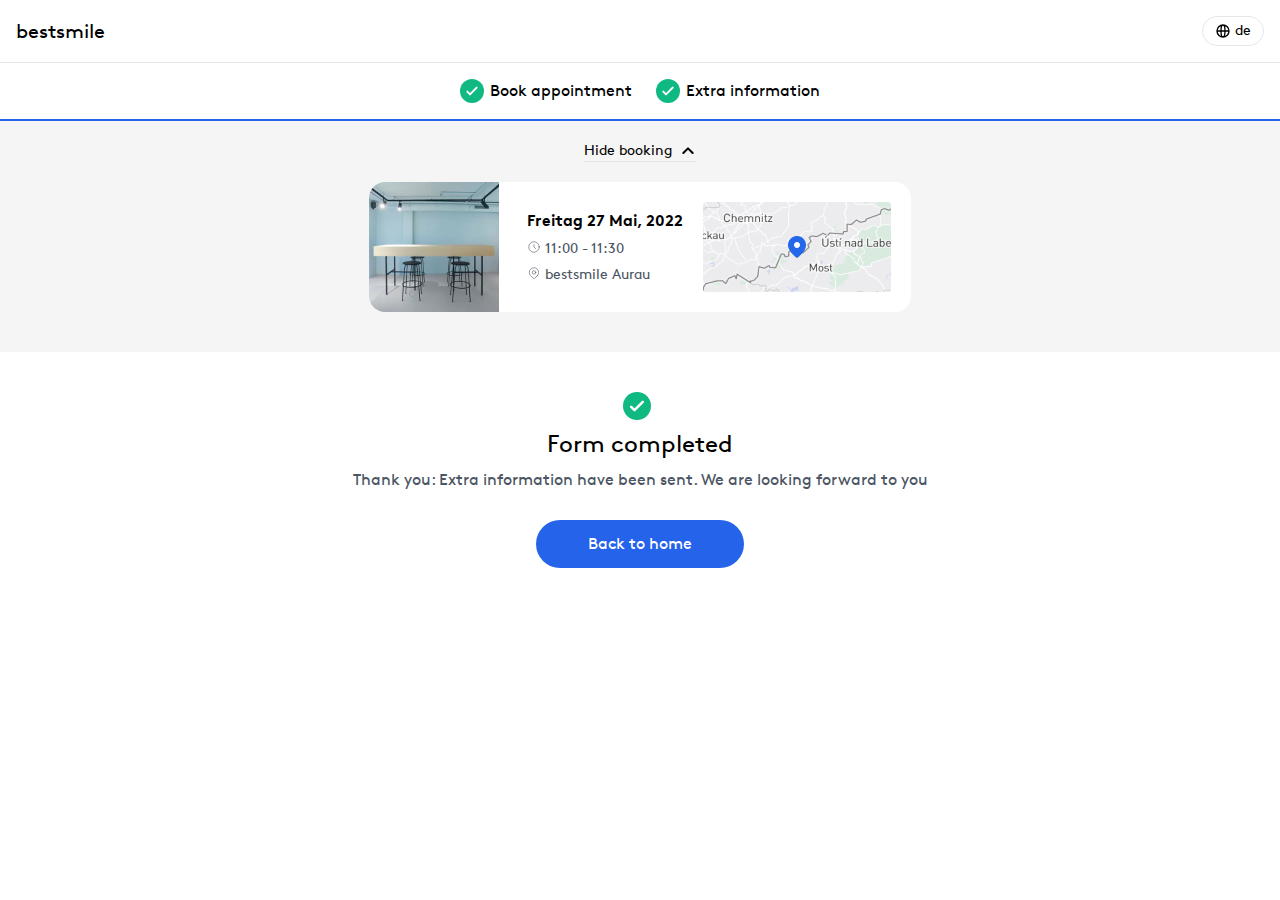
<file: Complete.html>
<!doctype html>
<html lang="bn">
    <!--====================head====================-->
    <head>
        <meta name="description" content="Ludwig Royal Home">
        <meta charset="UTF-8">
        <meta name="viewport" content="width=device-width, initial-scale=1.0">
        <meta name="theme-color" content="#4285f4">
        <meta property="og:image" content="images/logo/LUDWIG_ROYAL_Logo_schwarz.svg">
        <meta property="og:image:type" content="image/jpg">
        <meta property="og:image:width" content="1024">
        <meta property="og:image:height" content="729">

        <link rel="shortcut icon" href="images/logo/LUDWIG_ROYAL_Logo_schwarz.svg" type="image/x-icon">
        <link rel="icon" href="images/logo/LUDWIG_ROYAL_Logo_schwarz.svg" type="image/x-icon">
        <!--------->
        <title>Booking-Form-Step-Complete || BestSmile</title>

        <!----Tailwind CSS----->
        <link rel="stylesheet" href="output/tailwind.css">
    </head>
    <!--====================body====================-->
    <body class="min-h-screen">
        <!-- ==========header========== -->
        <header class=" border-b-2 relative">
            <!--====1st====-->
            <div class=" flex items-center justify-between p-4 sm:border-b">
                <!--========-->
                <div>
                    <!--========-->
                    <a class=" text-xl" href="/">bestsmile</a>
                </div>
                <!--========-->
                <button class=" outline-none text-sm flex items-center rounded-full py-1.5 px-3 border leading-none">
                    <!--========-->
                    <svg xmlns="http://www.w3.org/2000/svg" class="h-4 w-4 mr-1" fill="none" viewBox="0 0 24 24" stroke="currentColor"
                        stroke-width="2">
                        <path stroke-linecap="round" stroke-linejoin="round"
                            d="M21 12a9 9 0 01-9 9m9-9a9 9 0 00-9-9m9 9H3m9 9a9 9 0 01-9-9m9 9c1.657 0 3-4.03 3-9s-1.343-9-3-9m0 18c-1.657 0-3-4.03-3-9s1.343-9 3-9m-9 9a9 9 0 019-9" />
                    </svg>
                    <!--========-->
                    <span>de</span>
                </button>
            </div>
            <!--====2nd====-->
            <div class="sm:flex items-center justify-center gap-6 p-4 leading-none hidden">
                <!--========-->
                <div class=" flex items-center">
                    <!--========-->
                    <span class="h-6 w-6 rounded-full flex items-center justify-center bg-emerald-500 text-white mr-1.5">
                        <!--========-->
                        <svg xmlns="http://www.w3.org/2000/svg" class="h-4 w-4" fill="none" viewBox="0 0 24 24" stroke="currentColor"
                            stroke-width="3">
                            <path stroke-linecap="round" stroke-linejoin="round" d="M5 13l4 4L19 7" />
                        </svg>
                    </span>
                    <!--========-->
                    <span>Book appointment</span>
                </div>
                <!--========-->
                <div class=" flex items-center">
                    <!--========-->
                    <span class="h-6 w-6 rounded-full flex items-center justify-center bg-emerald-500 text-white mr-1.5">
                        <!--========-->
                        <svg xmlns="http://www.w3.org/2000/svg" class="h-4 w-4" fill="none" viewBox="0 0 24 24" stroke="currentColor"
                            stroke-width="3">
                            <path stroke-linecap="round" stroke-linejoin="round" d="M5 13l4 4L19 7" />
                        </svg>
                    </span>
                    <!--========-->
                    <span>Extra information</span>
                </div>
            </div>
            <!--====bottom border====-->
            <div class=" h-0.5 w-full absolute left-0 top-full bg-blue-600"></div>
        </header>
        <!--====================main====================-->
        <main>
            <!-- ==========section 001========== -->
            <section >
                <!--========-->
                <div class="bg-neutral-100">
                    <!--========-->
                    <div class="max-w-screen-sm mx-auto px-4 sm:px-0 pt-5">
                        <!--========-->
                        <div class=" flex flex-col items-center">
                            <!--========-->
                            <button class="text-sm flex items-center text-black border-b mb-5">
                                <!--========-->
                                <p class="mr-2">Hide booking</p>
                                <!--========-->
                                <svg xmlns="http://www.w3.org/2000/svg" class="h-4 w-4" fill="none" viewBox="0 0 24 24" stroke="currentColor"
                                    stroke-width="3">
                                    <path stroke-linecap="round" stroke-linejoin="round" d="M5 15l7-7 7 7" />
                                </svg>
                            </button>
                            <!--========-->
                            <div class=" flex items-center justify-between bg-white rounded-2xl mb-10">
                                <!--========-->
                                <div class="flex items-center justify-between h-full">
                                    <!--========-->
                                    <img class="h-full rounded-l-2xl sm:mr-7 mr-3" src="images/Booking-Form/1.jpg" alt="//">
                                    <!--========-->
                                    <ul class=" space-y-1.5 whitespace-nowrap">
                                        <!--========-->
                                        <li class=" font-bold sm:text-base text-sm">Freitag 27 Mai, 2022</li>
                                        <!--========-->
                                        <li class="text-sm text-gray-600 flex items-center">
                                            <!--========-->
                                            <svg xmlns="http://www.w3.org/2000/svg" class="h-3.5 w-3.5 mr-1 mb-1" fill="none" viewBox="0 0 24 24"
                                                stroke="currentColor" stroke-width="1">
                                                <path stroke-linecap="round" stroke-linejoin="round"
                                                    d="M12 8v4l3 3m6-3a9 9 0 11-18 0 9 9 0 0118 0z" />
                                            </svg>
                                            <!--========-->
                                            <span>11:00 - 11:30</span>
                                        </li>
                                        <!--========-->
                                        <li class="text-sm text-gray-600 flex items-center">
                                            <!--========-->
                                            <svg xmlns="http://www.w3.org/2000/svg" class="h-3.5 w-3.5 mr-1 mb-1" fill="none" viewBox="0 0 24 24"
                                                stroke="currentColor" stroke-width="1">
                                                <path stroke-linecap="round" stroke-linejoin="round"
                                                    d="M17.657 16.657L13.414 20.9a1.998 1.998 0 01-2.827 0l-4.244-4.243a8 8 0 1111.314 0z" />
                                                <path stroke-linecap="round" stroke-linejoin="round" d="M15 11a3 3 0 11-6 0 3 3 0 016 0z" />
                                            </svg>
                                            <!--========-->
                                            <span>bestsmile Aurau</span>
                                        </li>
                                    </ul>
                                </div>
                                <!--========-->
                                <div class="sm:p-5 p-3">
                                    <!--====map====-->
                                    <img class="sm:h-full sm:w-full w-16 h-16" src="images/Booking-Form/2.jpg" alt="//">
                                </div>
                            </div>
                        </div>
                    </div>
                </div>
                <!--========-->
                <div class="max-w-screen-sm mx-auto px-4 sm:px-0 py-10">
                    <!--========-->
                    <div class=" flex flex-col items-center space-y-2">
                        <!--========-->
                        <span class="h-7 w-7 rounded-full flex items-center justify-center bg-emerald-500 text-white mr-1.5">
                            <!--========-->
                            <svg xmlns="http://www.w3.org/2000/svg" class="h-5 w-5" fill="none" viewBox="0 0 24 24" stroke="currentColor"
                                stroke-width="3">
                                <path stroke-linecap="round" stroke-linejoin="round" d="M5 13l4 4L19 7" />
                            </svg>
                        </span>
                        <!--========-->
                        <h1 class=" text-2xl">Form completed</h1>
                        <!--========-->
                        <p class="sm:text-base text-sm text-gray-600 pb-5 text-center">Thank you: Extra information have been sent. We are looking forward to you</p>
                        <!--====button====-->
                        <div class=" flex justify-center w-full absolute sm:static bottom-0 left-0 right-0 p-5 sm:p-0">
                            <!--========-->
                            <button class="outline-none h-12 sm:w-52 w-full rounded-full bg-blue-600 text-white hover:text-black hover:bg-transparent hover:border-blue-600 border-2 border-transparent duration-300">Back to home</button>
                        </div>
                    </div>
                </div>
            </section>
        </main>
        <!--====================footer====================-->
        <footer>
            <!--========-->
        </footer>
    </body>
</html>
</file>
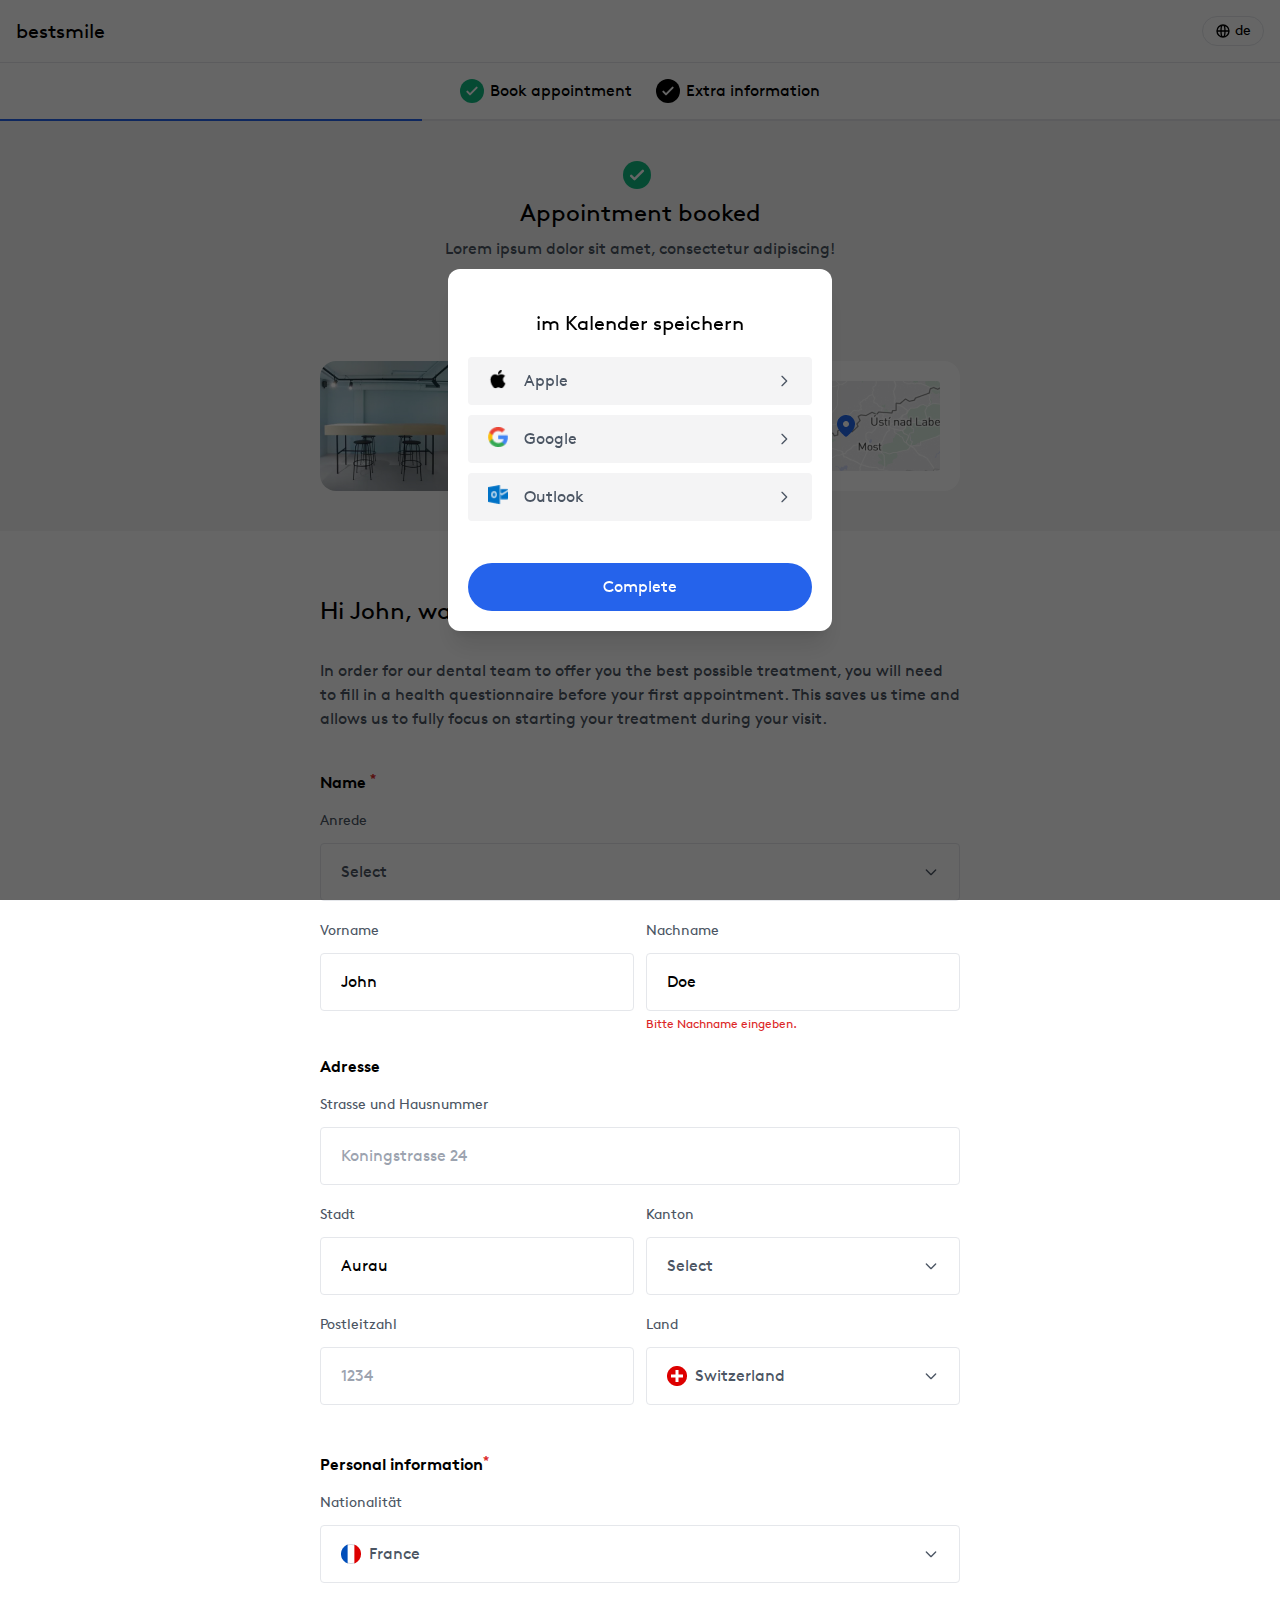
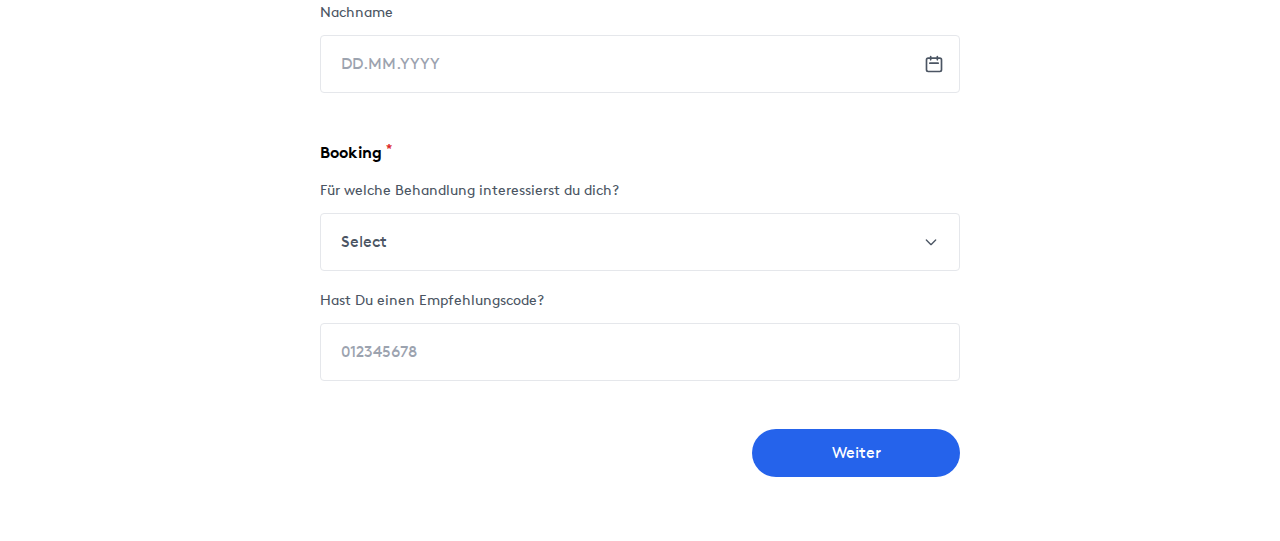
<file: popup.html>
<!doctype html>
<html lang="bn">
    <!--====================head====================-->
    <head>
        <meta name="description" content="Ludwig Royal Home">
        <meta charset="UTF-8">
        <meta name="viewport" content="width=device-width, initial-scale=1.0">
        <meta name="theme-color" content="#4285f4">
        <meta property="og:image" content="images/logo/LUDWIG_ROYAL_Logo_schwarz.svg">
        <meta property="og:image:type" content="image/jpg">
        <meta property="og:image:width" content="1024">
        <meta property="og:image:height" content="729">

        <link rel="shortcut icon" href="images/logo/LUDWIG_ROYAL_Logo_schwarz.svg" type="image/x-icon">
        <link rel="icon" href="images/logo/LUDWIG_ROYAL_Logo_schwarz.svg" type="image/x-icon">
        <!--------->
        <title>Booking-Form-Step-1 || BestSmile</title>

        <!----Tailwind CSS----->
        <link rel="stylesheet" href="output/tailwind.css">
    </head>
    <!--====================body====================-->
    <body>
        <!-- ==========header========== -->
        <header class=" border-b-[2px] relative">
            <!--====1st====-->
            <div class=" flex items-center justify-between p-[16px] sm:border-b">
                <!--========-->
                <div>
                    <!--========-->
                    <a class=" text-xl" href="/">bestsmile</a>
                </div>
                <!--========-->
                <button class=" outline-none text-sm flex items-center rounded-full py-[6px] px-[12px] border leading-none">
                    <!--========-->
                    <svg xmlns="http://www.w3.org/2000/svg" class="h-[16px] w-[16px] mr-[4px]" fill="none" viewBox="0 0 24 24"
                        stroke="currentColor" stroke-width="2">
                        <path stroke-linecap="round" stroke-linejoin="round"
                            d="M21 12a9 9 0 01-9 9m9-9a9 9 0 00-9-9m9 9H3m9 9a9 9 0 01-9-9m9 9c1.657 0 3-4.03 3-9s-1.343-9-3-9m0 18c-1.657 0-3-4.03-3-9s1.343-9 3-9m-9 9a9 9 0 019-9" />
                    </svg>
                    <!--========-->
                    <span>de</span>
                </button>
            </div>
            <!--====2nd====-->
            <div class="sm:flex items-center justify-center gap-[24px] p-[16px] leading-none hidden">
                <!--========-->
                <div class=" flex items-center">
                    <!--========-->
                    <span
                        class="h-[24px] w-[24px] rounded-full flex items-center justify-center bg-emerald-500 text-white mr-[6px]">
                        <!--========-->
                        <svg xmlns="http://www.w3.org/2000/svg" class="h-[16px] w-[16px]" fill="none" viewBox="0 0 24 24"
                            stroke="currentColor" stroke-width="3">
                            <path stroke-linecap="round" stroke-linejoin="round" d="M5 13l4 4L19 7" />
                        </svg>
                    </span>
                    <!--========-->
                    <span>Book appointment</span>
                </div>
                <!--========-->
                <div class=" flex items-center">
                    <!--========-->
                    <span class="h-[24px] w-[24px] rounded-full flex items-center justify-center bg-black text-white mr-[6px]">
                        <!--========-->
                        <svg xmlns="http://www.w3.org/2000/svg" class="h-[16px] w-[16px]" fill="none" viewBox="0 0 24 24"
                            stroke="currentColor" stroke-width="3">
                            <path stroke-linecap="round" stroke-linejoin="round" d="M5 13l4 4L19 7" />
                        </svg>
                    </span>
                    <!--========-->
                    <span>Extra information</span>
                </div>
            </div>
            <!--====bottom border====-->
            <div class=" h-[2px] w-[33%] absolute left-0 top-full bg-blue-600"></div>
        </header>
        <!--====================main====================-->
        <main>
            <!-- ==========Popup Calender========== -->
            <div class=" fixed inset-0 bg-black bg-opacity-60 overflow-hidden z-50 flex items-center justify-center">
                <!--========-->
                <div class=" p-[20px] bg-white shadow-xl rounded-xl w-96">
                    <!--========-->
                    <h1 class=" text-xl my-[20px] text-center">im Kalender speichern</h1>
                    <!--========-->
                    <button class=" flex items-center justify-between h-[48px] w-full rounded bg-zinc-100 text-gray-600 p-[20px] mb-[10px]">
                        <!--========-->
                        <div class=" flex items-center justify-between">
                            <!--========-->
                            <img class="mr-[16px] w-[20px] h-[20px] mb-[4px]" src="images/Booking-Form/apple.png" alt="//">
                            <!--========-->
                            <span>Apple</span>
                        </div>
                        <!--========-->
                        <svg xmlns="http://www.w3.org/2000/svg" class="h-[16px] w-[16px]" fill="none" viewBox="0 0 24 24" stroke="currentColor"
                            stroke-width="2">
                            <path stroke-linecap="round" stroke-linejoin="round" d="M9 5l7 7-7 7" />
                        </svg>
                    </button>
                    <!--========-->
                    <button class=" flex items-center justify-between h-[48px] w-full rounded bg-zinc-100 text-gray-600 p-[20px] mb-[10px]">
                        <!--========-->
                        <div class=" flex items-center justify-between">
                            <!--========-->
                            <img class="mr-[16px] w-[20px] h-[20px] mb-[4px]" src="images/Booking-Form/google.png" alt="//">
                            <!--========-->
                            <span>Google</span>
                        </div>
                        <!--========-->
                        <svg xmlns="http://www.w3.org/2000/svg" class="h-[16px] w-[16px]" fill="none" viewBox="0 0 24 24" stroke="currentColor"
                            stroke-width="2">
                            <path stroke-linecap="round" stroke-linejoin="round" d="M9 5l7 7-7 7" />
                        </svg>
                    </button>
                    <!--========-->
                    <button class=" flex items-center justify-between h-[48px] w-full rounded bg-zinc-100 text-gray-600 p-[20px] mb-[10px]">
                        <!--========-->
                        <div class=" flex items-center justify-between">
                            <!--========-->
                            <img class="mr-[16px] w-[20px] h-[20px] mb-[4px]" src="images/Booking-Form/outlook.png" alt="//">
                            <!--========-->
                            <span>Outlook</span>
                        </div>
                        <!--========-->
                        <svg xmlns="http://www.w3.org/2000/svg" class="h-[16px] w-[16px]" fill="none" viewBox="0 0 24 24" stroke="currentColor"
                            stroke-width="2">
                            <path stroke-linecap="round" stroke-linejoin="round" d="M9 5l7 7-7 7" />
                        </svg>
                    </button>
                    <!--====Weiter====-->
                    <button class="outline-none mt-[32px] h-[48px] w-full rounded-full bg-blue-600 text-white hover:text-black hover:bg-transparent hover:border-blue-600 border-[2px] border-transparent duration-300">Complete</button>
                </div>
            </div>
            <!-- ==========section 001========== -->
            <section >
                <!--========-->
                <div class="bg-neutral-100">
                    <!--========-->
                    <div class="max-w-screen-sm mx-auto px-[16px] sm:px-0 py-[40px]">
                        <!--========-->
                        <div class=" flex flex-col items-center space-y-[8px]">
                            <!--========-->
                            <span class="h-[28px] w-[28px] rounded-full flex items-center justify-center bg-emerald-500 text-white mr-[6px]">
                                <!--========-->
                                <svg xmlns="http://www.w3.org/2000/svg" class="h-[20px] w-[20px]" fill="none" viewBox="0 0 24 24"
                                    stroke="currentColor" stroke-width="3">
                                    <path stroke-linecap="round" stroke-linejoin="round" d="M5 13l4 4L19 7" />
                                </svg>
                            </span>
                            <!--========-->
                            <h1 class=" text-2xl">Appointment booked</h1>
                            <!--========-->
                            <p class="sm:text-base text-sm text-gray-600 pb-[20px]">Lorem ipsum dolor sit amet, consectetur adipiscing!</p>
                            <!--========-->
                            <button class="outline-none flex items-center px-[12px] py-[8px] bg-blue-600 text-white rounded-full text-sm leading-none hover:text-black hover:bg-transparent hover:border-blue-600 border-[2px] border-transparent duration-300" >
                                <!--========-->
                                <svg xmlns="http://www.w3.org/2000/svg" class="h-[16px] w-[16px] mr-[6px] mb-[4px]" fill="none" viewBox="0 0 24 24" stroke="currentColor"
                                    stroke-width="2">
                                    <path stroke-linecap="round" stroke-linejoin="round"
                                        d="M8 7V3m8 4V3m-9 8h10M5 21h14a2 2 0 002-2V7a2 2 0 00-2-2H5a2 2 0 00-2 2v12a2 2 0 002 2z" />
                                </svg>
                                <!--========-->
                                <span>im Kalender speichern</span>
                            </button>
                        </div>
                        <!--========-->
                        <div class=" flex items-center justify-between bg-white rounded-2xl mt-[32px]">
                            <!--========-->
                            <div class="flex items-center justify-between h-full">
                                <!--========-->
                                <img class="h-full rounded-l-2xl sm:mr-[28px] mr-[12px]" src="images/Booking-Form/1.jpg" alt="//">
                                <!--========-->
                                <ul class=" space-y-[6px] whitespace-nowrap">
                                    <!--========-->
                                    <li class=" font-bold sm:text-base text-sm">Freitag 27 Mai, 2022</li>
                                    <!--========-->
                                    <li class="text-sm text-gray-600 flex items-center">
                                        <!--========-->
                                        <svg xmlns="http://www.w3.org/2000/svg" class="h-[14px] w-[14px] mr-[4px] mb-[4px]" fill="none" viewBox="0 0 24 24" stroke="currentColor"
                                            stroke-width="1">
                                            <path stroke-linecap="round" stroke-linejoin="round" d="M12 8v4l3 3m6-3a9 9 0 11-18 0 9 9 0 0118 0z" />
                                        </svg>
                                        <!--========-->
                                        <span>11:00 - 11:30</span>
                                    </li>
                                    <!--========-->
                                    <li class="text-sm text-gray-600 flex items-center">
                                        <!--========-->
                                        <svg xmlns="http://www.w3.org/2000/svg" class="h-[14px] w-[14px] mr-[4px] mb-[4px]" fill="none" viewBox="0 0 24 24" stroke="currentColor"
                                            stroke-width="1">
                                            <path stroke-linecap="round" stroke-linejoin="round"
                                                d="M17.657 16.657L13.414 20.9a1.998 1.998 0 01-2.827 0l-4.244-4.243a8 8 0 1111.314 0z" />
                                            <path stroke-linecap="round" stroke-linejoin="round" d="M15 11a3 3 0 11-6 0 3 3 0 016 0z" />
                                        </svg>
                                        <!--========-->
                                        <span>bestsmile Aurau</span>
                                    </li>
                                </ul>
                            </div>
                            <!--========-->
                            <div class="sm:p-[20px] p-[12px]">
                                <!--====map====-->
                                <img class="sm:h-full sm:w-full w-[64px] h-[64px]" src="images/Booking-Form/2.jpg" alt="//">
                            </div>
                        </div>
                    </div>
                </div>
            </section>
            <!-- ==========section 002========== -->
            <section >
                <!--========-->
                <div class="max-w-screen-sm mx-auto px-[16px] sm:px-0 py-[64px]">
                    <!--========-->
                    <div>
                        <!--========-->
                        <h1 class=" text-2xl mb-[32px]">Hi John, want to save some time? 🕓</h1>
                        <!--========-->
                        <p class=" sm:text-base text-sm text-gray-600">In order for our dental team to offer you the best possible treatment, you will need to fill in a health questionnaire
                        before your first appointment. This saves us time and allows us to fully focus on starting your treatment during your
                        visit.</p>
                    </div>
                    <!--========-->
                    <form class="mt-[40px]" action="#">
                        <!--====name====-->
                        <p class="font-bold mb-[16px]">Name <sup class="text-red-600">*</sup></p>
                        <!--========-->
                        <div class=" grid grid-cols-2 gap-[12px] gap-y-[20px] mb-[20px]">
                            <!--========-->
                            <div class=" col-span-2">
                                <!--========-->
                                <label class="pb-[12px] text-sm text-gray-600 block" for="Anrede">Anrede</label>
                                <!--========-->
                                <div class="py-[16px] px-[20px] border rounded w-full outline-none flex justify-between items-center text-gray-600">
                                    <!--========-->
                                    <span>Select</span>
                                    <!--========-->
                                    <svg xmlns="http://www.w3.org/2000/svg" class="h-[16px] w-[16px]" fill="none" viewBox="0 0 24 24" stroke="currentColor"
                                        stroke-width="2">
                                        <path stroke-linecap="round" stroke-linejoin="round" d="M19 9l-7 7-7-7" />
                                    </svg>
                                </div>
                                <!--====dropdown menu here====-->
                            </div>
                            <!--========-->
                            <div>
                                <!--========-->
                                <label class="pb-[12px] text-sm text-gray-600 block" for="Anrede">Vorname</label>
                                <!--========-->
                                <input class="py-[16px] px-[20px] border rounded w-full outline-none flex justify-between items-center text-black" type="text" placeholder="" value="John" required>
                            </div>
                            <!--========-->
                            <div>
                                <!--========-->
                                <label class="pb-[12px] text-sm text-gray-600 block" for="Anrede">Nachname</label>
                                <!--========-->
                                <input class="py-[16px] px-[20px] border rounded w-full outline-none flex justify-between items-center text-black" type="text" placeholder="" value="Doe" required>
                                <!--========-->
                                <span class=" text-xs text-red-600">Bitte Nachname eingeben.</span>
                            </div>
                        </div>
                        <!--====Adresse====-->
                        <p class="font-bold mb-[16px]">Adresse</p>
                        <!--========-->
                        <div class=" grid grid-cols-2 gap-[12px] gap-y-[20px] mb-[48px]">
                            <!--========-->
                            <div class=" col-span-2">
                                <!--========-->
                                <label class="pb-[12px] text-sm text-gray-600 block">Strasse und Hausnummer</label>
                                <!--========-->
                                <input class="py-[16px] px-[20px] border rounded w-full outline-none flex justify-between items-center text-black" type="text" placeholder="Koningstrasse 24">
                            </div>
                            <!--========-->
                            <div>
                                <!--========-->
                                <label class="pb-[12px] text-sm text-gray-600 block">Stadt</label>
                                <!--========-->
                                <input class="py-[16px] px-[20px] border rounded w-full outline-none flex justify-between items-center text-black" type="text" placeholder="" value="Aurau">
                            </div>
                            <!--========-->
                            <div>
                                <!--========-->
                                <label class="pb-[12px] text-sm text-gray-600 block" for="Anrede">Kanton</label>
                                <!--========-->
                                <div class="py-[16px] px-[20px] border rounded w-full outline-none flex justify-between items-center text-gray-600">
                                    <!--========-->
                                    <span>Select</span>
                                    <!--========-->
                                    <svg xmlns="http://www.w3.org/2000/svg" class="h-[16px] w-[16px]" fill="none" viewBox="0 0 24 24" stroke="currentColor"
                                        stroke-width="2">
                                        <path stroke-linecap="round" stroke-linejoin="round" d="M19 9l-7 7-7-7" />
                                    </svg>
                                </div>
                                <!--====dropdown menu here====-->
                            </div>
                            <!--========-->
                            <div>
                                <!--========-->
                                <label class="pb-[12px] text-sm text-gray-600 block">Postleitzahl</label>
                                <!--========-->
                                <input class="py-[16px] px-[20px] border rounded w-full outline-none flex justify-between items-center text-black" type="text" placeholder="1234">
                            </div>
                            <!--========-->
                            <div>
                                <!--========-->
                                <label class="pb-[12px] text-sm text-gray-600 block" for="Anrede">Land</label>
                                <!--========-->
                                <div class="py-[16px] px-[20px] border rounded w-full outline-none flex justify-between items-center text-gray-600">
                                    <!--========-->
                                    <div class=" flex items-center">
                                        <!--========-->
                                        <img class="h-[20px] w-[20px] mr-[8px]" src="images/Booking-Form/Switserland-Flag.png" alt="//">
                                        <!--========-->
                                        <span>Switzerland</span>
                                    </div>
                                    <!--========-->
                                    <svg xmlns="http://www.w3.org/2000/svg" class="h-[16px] w-[16px]" fill="none" viewBox="0 0 24 24" stroke="currentColor"
                                        stroke-width="2">
                                        <path stroke-linecap="round" stroke-linejoin="round" d="M19 9l-7 7-7-7" />
                                    </svg>
                                </div>
                                <!--====dropdown menu here====-->
                            </div>
                        </div>
                        <!--====Personal information *====-->
                        <p class="font-bold mb-[16px]">Personal information<sup class="text-red-600">*</sup></p>
                        <!--========-->
                        <div class=" grid grid-cols-2 gap-[12px] gap-y-[20px] mb-[48px]">
                            <!--========-->
                            <div class=" col-span-2">
                                <!--========-->
                                <label class="pb-[12px] text-sm text-gray-600 block">Nationalität</label>
                                <!--========-->
                                <div class="py-[16px] px-[20px] border rounded w-full outline-none flex justify-between items-center text-gray-600">
                                    <!--========-->
                                    <div class=" flex items-center">
                                        <!--========-->
                                        <img class="h-[20px] w-[20px] mr-[8px]" src="images/Booking-Form/French-Flag.png" alt="//">
                                        <!--========-->
                                        <span>France</span>
                                    </div>
                                    <!--========-->
                                    <svg xmlns="http://www.w3.org/2000/svg" class="h-[16px] w-[16px]" fill="none" viewBox="0 0 24 24" stroke="currentColor"
                                        stroke-width="2">
                                        <path stroke-linecap="round" stroke-linejoin="round" d="M19 9l-7 7-7-7" />
                                    </svg>
                                </div>
                                <!--====dropdown menu here====-->
                            </div>
                            <!--========-->
                            <div class=" col-span-2">
                                <!--========-->
                                <label class="pb-[12px] text-sm text-gray-600 block" for="Anrede">Nachname</label>
                                <!--========-->
                                <div class=" relative">
                                    <!--========-->
                                    <input class="py-[16px] px-[20px] border rounded w-full outline-none flex justify-between items-center text-black" type="text"
                                        placeholder="DD.MM.YYYY" required>
                                    <!--========-->
                                    <svg xmlns="http://www.w3.org/2000/svg" class="text-gray-600 h-[20px] w-[20px] absolute right-[16px] top-0 bottom-0 my-auto" fill="none" viewBox="0 0 24 24" stroke="currentColor"
                                        stroke-width="2">
                                        <path stroke-linecap="round" stroke-linejoin="round"
                                            d="M8 7V3m8 4V3m-9 8h10M5 21h14a2 2 0 002-2V7a2 2 0 00-2-2H5a2 2 0 00-2 2v12a2 2 0 002 2z" />
                                    </svg>
                                </div>
                                
                            </div>
                        </div>
                        <!--====Booking *====-->
                        <p class="font-bold mb-[16px]">Booking <sup class="text-red-600">*</sup></p>
                        <!--========-->
                        <div class=" grid grid-cols-2 gap-[12px] gap-y-[20px] mb-[48px]">
                            <!--========-->
                            <div class=" col-span-2">
                                <!--========-->
                                <label class="pb-[12px] text-sm text-gray-600 block">Für welche Behandlung interessierst du dich?</label>
                                <!--========-->
                                <div class="py-[16px] px-[20px] border rounded w-full outline-none flex justify-between items-center text-gray-600">
                                    <!--========-->
                                    <span>Select</span>
                                    <!--========-->
                                    <svg xmlns="http://www.w3.org/2000/svg" class="h-[16px] w-[16px]" fill="none" viewBox="0 0 24 24"
                                        stroke="currentColor" stroke-width="2">
                                        <path stroke-linecap="round" stroke-linejoin="round" d="M19 9l-7 7-7-7" />
                                    </svg>
                                </div>
                                <!--====dropdown menu here====-->
                            </div>
                            <!--========-->
                            <div class=" col-span-2">
                                <!--========-->
                                <label class="pb-[12px] text-sm text-gray-600 block" for="Anrede">Hast Du einen Empfehlungscode?</label>
                                <!--========-->
                                <input class="py-[16px] px-[20px] border rounded w-full outline-none flex justify-between items-center text-black"
                                    type="text" placeholder="012345678" required>
                            </div>
                        </div>
                        <!--====submit button====-->
                        <div class=" flex justify-end">
                            <!--====Weiter====-->
                            <button class="outline-none h-[48px] sm:w-[208px] w-full rounded-full bg-blue-600 text-white hover:text-black hover:bg-transparent hover:border-blue-600 border-[2px] border-transparent duration-300">Weiter</button>
                        </div>
                        
                    </form>
                </div>
            </section>
        </main>
        <!--====================footer====================-->
        <footer>
            <!--========-->
        </footer>
    </body>
</html>
</file>
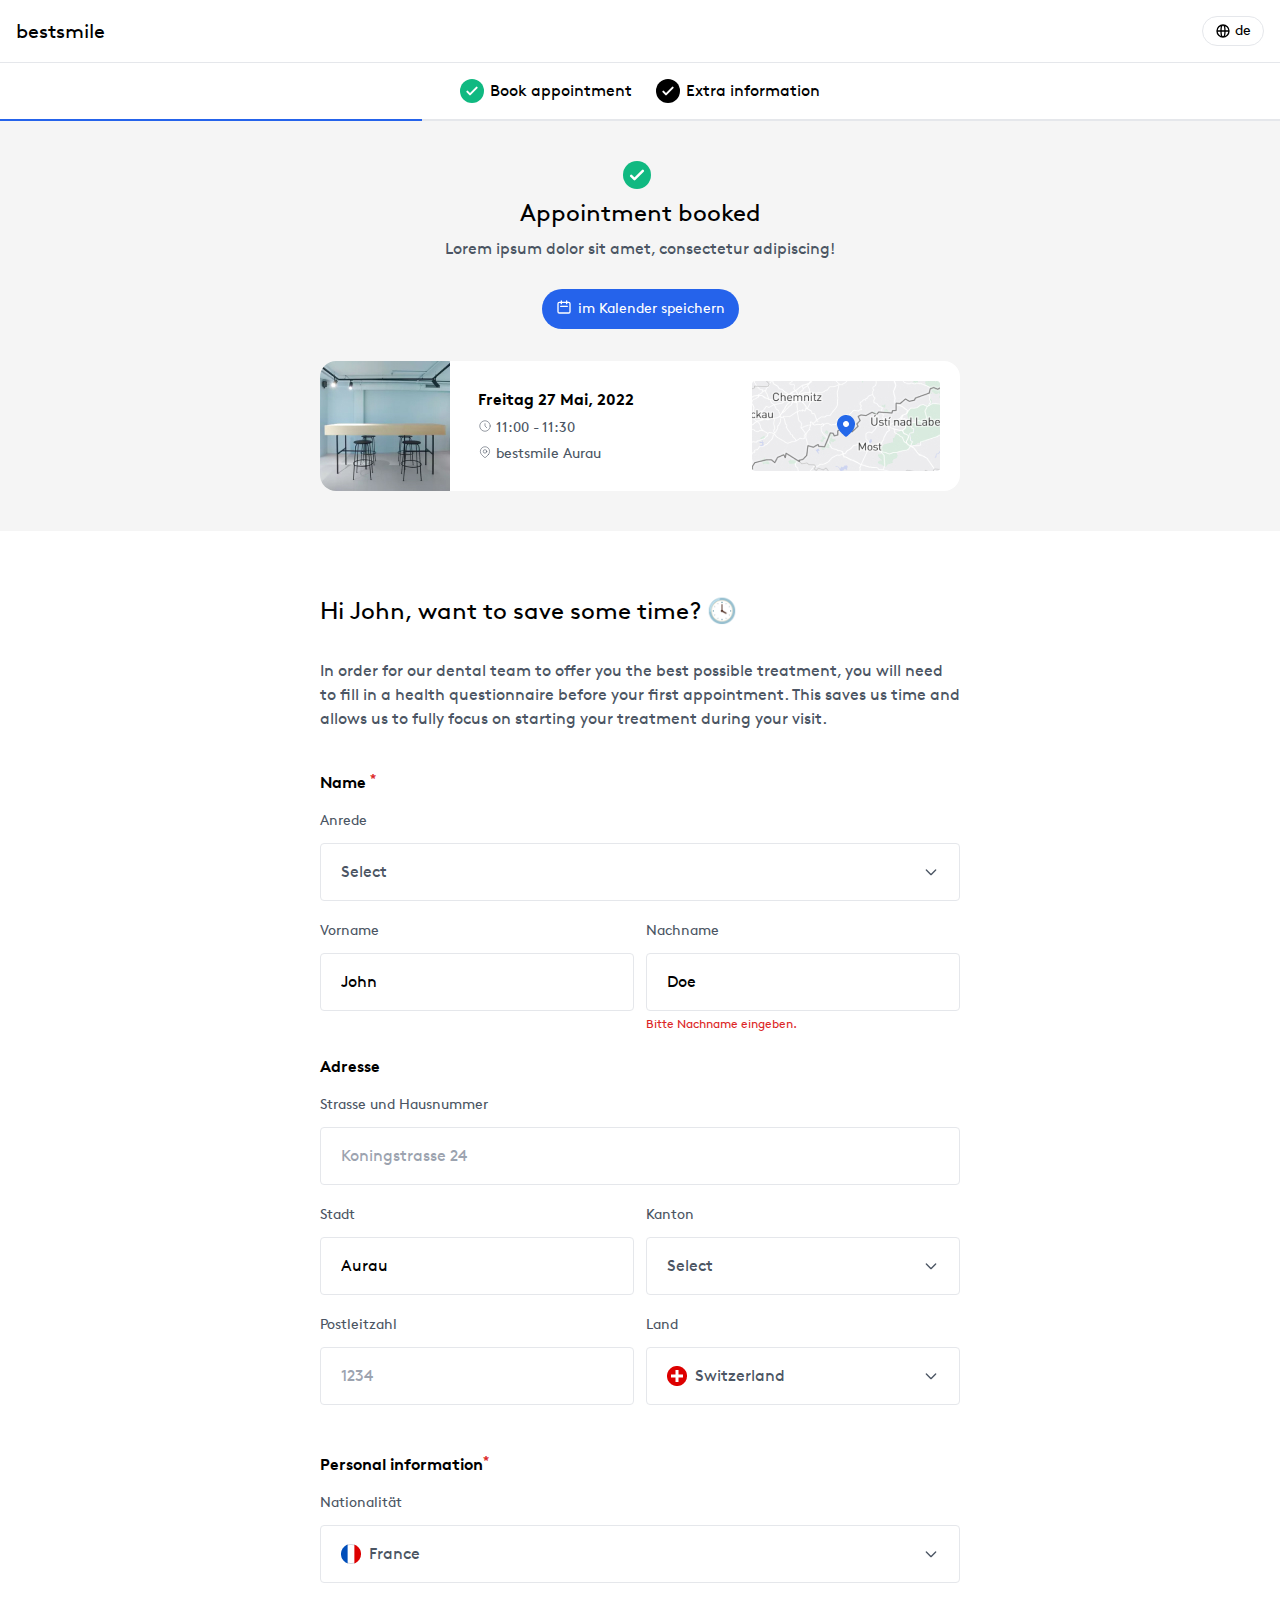
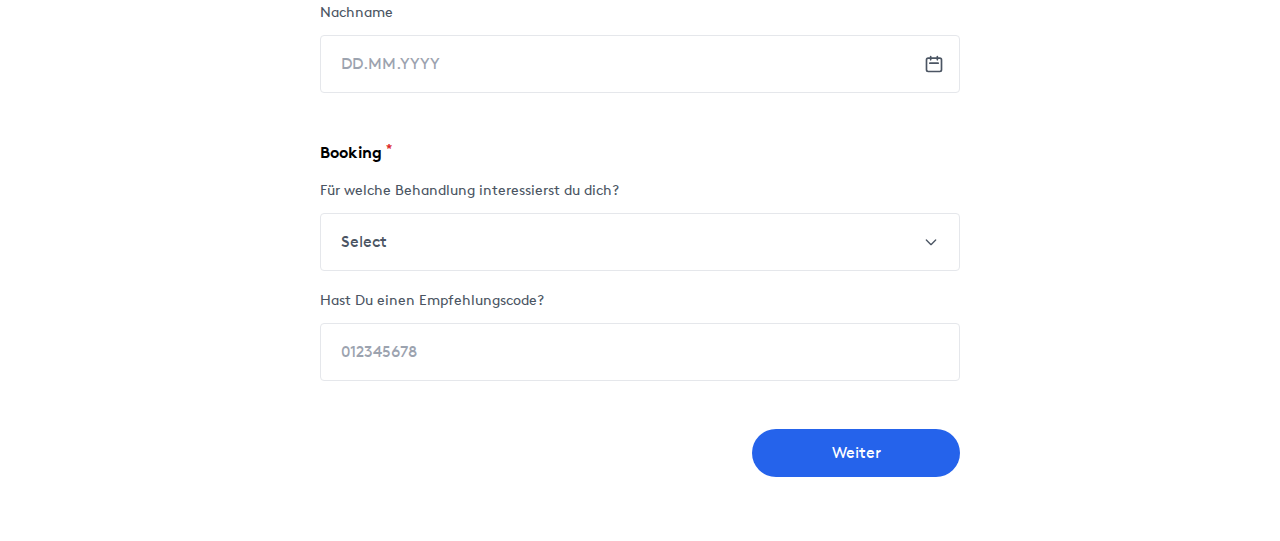
<file: step-1.html>
<!doctype html>
<html lang="bn">
    <!--====================head====================-->
    <head>
        <meta name="description" content="Ludwig Royal Home">
        <meta charset="UTF-8">
        <meta name="viewport" content="width=device-width, initial-scale=1.0">
        <meta name="theme-color" content="#4285f4">
        <meta property="og:image" content="images/logo/LUDWIG_ROYAL_Logo_schwarz.svg">
        <meta property="og:image:type" content="image/jpg">
        <meta property="og:image:width" content="1024">
        <meta property="og:image:height" content="729">

        <link rel="shortcut icon" href="images/logo/LUDWIG_ROYAL_Logo_schwarz.svg" type="image/x-icon">
        <link rel="icon" href="images/logo/LUDWIG_ROYAL_Logo_schwarz.svg" type="image/x-icon">
        <!--------->
        <title>Booking-Form-Step-1 || BestSmile</title>

        <!----Tailwind CSS----->
        <link rel="stylesheet" href="output/tailwind.css">
    </head>
    <!--====================body====================-->
    <body>
        <!-- ==========header========== -->
        <header class=" border-b-[2px] relative">
            <!--====1st====-->
            <div class=" flex items-center justify-between p-[16px] sm:border-b">
                <!--========-->
                <div>
                    <!--========-->
                    <a class=" text-xl" href="/">bestsmile</a>
                </div>
                <!--========-->
                <button class=" outline-none text-sm flex items-center rounded-full py-[6px] px-[12px] border leading-none">
                    <!--========-->
                    <svg xmlns="http://www.w3.org/2000/svg" class="h-[16px] w-[16px] mr-[4px]" fill="none" viewBox="0 0 24 24"
                        stroke="currentColor" stroke-width="2">
                        <path stroke-linecap="round" stroke-linejoin="round"
                            d="M21 12a9 9 0 01-9 9m9-9a9 9 0 00-9-9m9 9H3m9 9a9 9 0 01-9-9m9 9c1.657 0 3-4.03 3-9s-1.343-9-3-9m0 18c-1.657 0-3-4.03-3-9s1.343-9 3-9m-9 9a9 9 0 019-9" />
                    </svg>
                    <!--========-->
                    <span>de</span>
                </button>
            </div>
            <!--====2nd====-->
            <div class="sm:flex items-center justify-center gap-[24px] p-[16px] leading-none hidden">
                <!--========-->
                <div class=" flex items-center">
                    <!--========-->
                    <span
                        class="h-[24px] w-[24px] rounded-full flex items-center justify-center bg-emerald-500 text-white mr-[6px]">
                        <!--========-->
                        <svg xmlns="http://www.w3.org/2000/svg" class="h-[16px] w-[16px]" fill="none" viewBox="0 0 24 24"
                            stroke="currentColor" stroke-width="3">
                            <path stroke-linecap="round" stroke-linejoin="round" d="M5 13l4 4L19 7" />
                        </svg>
                    </span>
                    <!--========-->
                    <span>Book appointment</span>
                </div>
                <!--========-->
                <div class=" flex items-center">
                    <!--========-->
                    <span class="h-[24px] w-[24px] rounded-full flex items-center justify-center bg-black text-white mr-[6px]">
                        <!--========-->
                        <svg xmlns="http://www.w3.org/2000/svg" class="h-[16px] w-[16px]" fill="none" viewBox="0 0 24 24"
                            stroke="currentColor" stroke-width="3">
                            <path stroke-linecap="round" stroke-linejoin="round" d="M5 13l4 4L19 7" />
                        </svg>
                    </span>
                    <!--========-->
                    <span>Extra information</span>
                </div>
            </div>
            <!--====bottom border====-->
            <div class=" h-[2px] w-[33%] absolute left-0 top-full bg-blue-600"></div>
        </header>
        <!--====================main====================-->
        <main>
            <!-- ==========section 001========== -->
            <section >
                <!--========-->
                <div class="bg-neutral-100">
                    <!--========-->
                    <div class="max-w-screen-sm mx-auto px-[16px] sm:px-0 py-[40px]">
                        <!--========-->
                        <div class=" flex flex-col items-center space-y-[8px]">
                            <!--========-->
                            <span class="h-[28px] w-[28px] rounded-full flex items-center justify-center bg-emerald-500 text-white mr-[6px]">
                                <!--========-->
                                <svg xmlns="http://www.w3.org/2000/svg" class="h-[20px] w-[20px]" fill="none" viewBox="0 0 24 24"
                                    stroke="currentColor" stroke-width="3">
                                    <path stroke-linecap="round" stroke-linejoin="round" d="M5 13l4 4L19 7" />
                                </svg>
                            </span>
                            <!--========-->
                            <h1 class=" text-2xl">Appointment booked</h1>
                            <!--========-->
                            <p class="sm:text-base text-sm text-gray-600 pb-[20px]">Lorem ipsum dolor sit amet, consectetur adipiscing!</p>
                            <!--========-->
                            <button class="outline-none flex items-center px-[12px] py-[8px] bg-blue-600 text-white rounded-full text-sm leading-none hover:text-black hover:bg-transparent hover:border-blue-600 border-[2px] border-transparent duration-300" >
                                <!--========-->
                                <svg xmlns="http://www.w3.org/2000/svg" class="h-[16px] w-[16px] mr-[6px] mb-[4px]" fill="none" viewBox="0 0 24 24" stroke="currentColor"
                                    stroke-width="2">
                                    <path stroke-linecap="round" stroke-linejoin="round"
                                        d="M8 7V3m8 4V3m-9 8h10M5 21h14a2 2 0 002-2V7a2 2 0 00-2-2H5a2 2 0 00-2 2v12a2 2 0 002 2z" />
                                </svg>
                                <!--========-->
                                <span>im Kalender speichern</span>
                            </button>
                        </div>
                        <!--========-->
                        <div class=" flex items-center justify-between bg-white rounded-2xl mt-[32px]">
                            <!--========-->
                            <div class="flex items-center justify-between h-full">
                                <!--========-->
                                <img class="h-full rounded-l-2xl sm:mr-[28px] mr-[12px]" src="images/Booking-Form/1.jpg" alt="//">
                                <!--========-->
                                <ul class=" space-y-[6px] whitespace-nowrap">
                                    <!--========-->
                                    <li class=" font-bold sm:text-base text-sm">Freitag 27 Mai, 2022</li>
                                    <!--========-->
                                    <li class="text-sm text-gray-600 flex items-center">
                                        <!--========-->
                                        <svg xmlns="http://www.w3.org/2000/svg" class="h-[14px] w-[14px] mr-[4px] mb-[4px]" fill="none" viewBox="0 0 24 24" stroke="currentColor"
                                            stroke-width="1">
                                            <path stroke-linecap="round" stroke-linejoin="round" d="M12 8v4l3 3m6-3a9 9 0 11-18 0 9 9 0 0118 0z" />
                                        </svg>
                                        <!--========-->
                                        <span>11:00 - 11:30</span>
                                    </li>
                                    <!--========-->
                                    <li class="text-sm text-gray-600 flex items-center">
                                        <!--========-->
                                        <svg xmlns="http://www.w3.org/2000/svg" class="h-[14px] w-[14px] mr-[4px] mb-[4px]" fill="none" viewBox="0 0 24 24" stroke="currentColor"
                                            stroke-width="1">
                                            <path stroke-linecap="round" stroke-linejoin="round"
                                                d="M17.657 16.657L13.414 20.9a1.998 1.998 0 01-2.827 0l-4.244-4.243a8 8 0 1111.314 0z" />
                                            <path stroke-linecap="round" stroke-linejoin="round" d="M15 11a3 3 0 11-6 0 3 3 0 016 0z" />
                                        </svg>
                                        <!--========-->
                                        <span>bestsmile Aurau</span>
                                    </li>
                                </ul>
                            </div>
                            <!--========-->
                            <div class="sm:p-[20px] p-[12px]">
                                <!--====map====-->
                                <img class="sm:h-full sm:w-full w-[64px] h-[64px]" src="images/Booking-Form/2.jpg" alt="//">
                            </div>
                        </div>
                    </div>
                </div>
            </section>
            <!-- ==========section 002========== -->
            <section >
                <!--========-->
                <div class="max-w-screen-sm mx-auto px-[16px] sm:px-0 py-[64px]">
                    <!--========-->
                    <div>
                        <!--========-->
                        <h1 class=" text-2xl mb-[32px]">Hi John, want to save some time? 🕓</h1>
                        <!--========-->
                        <p class=" sm:text-base text-sm text-gray-600">In order for our dental team to offer you the best possible treatment, you will need to fill in a health questionnaire
                        before your first appointment. This saves us time and allows us to fully focus on starting your treatment during your
                        visit.</p>
                    </div>
                    <!--========-->
                    <form class="mt-[40px]" action="#">
                        <!--====name====-->
                        <p class="font-bold mb-[16px]">Name <sup class="text-red-600">*</sup></p>
                        <!--========-->
                        <div class=" grid grid-cols-2 gap-[12px] gap-y-[20px] mb-[20px]">
                            <!--========-->
                            <div class=" col-span-2">
                                <!--========-->
                                <label class="pb-[12px] text-sm text-gray-600 block" for="Anrede">Anrede</label>
                                <!--========-->
                                <div class="py-[16px] px-[20px] border rounded w-full outline-none flex justify-between items-center text-gray-600">
                                    <!--========-->
                                    <span>Select</span>
                                    <!--========-->
                                    <svg xmlns="http://www.w3.org/2000/svg" class="h-[16px] w-[16px]" fill="none" viewBox="0 0 24 24" stroke="currentColor"
                                        stroke-width="2">
                                        <path stroke-linecap="round" stroke-linejoin="round" d="M19 9l-7 7-7-7" />
                                    </svg>
                                </div>
                                <!--====dropdown menu here====-->
                            </div>
                            <!--========-->
                            <div>
                                <!--========-->
                                <label class="pb-[12px] text-sm text-gray-600 block" for="Anrede">Vorname</label>
                                <!--========-->
                                <input class="py-[16px] px-[20px] border rounded w-full outline-none flex justify-between items-center text-black" type="text" placeholder="" value="John" required>
                            </div>
                            <!--========-->
                            <div>
                                <!--========-->
                                <label class="pb-[12px] text-sm text-gray-600 block" for="Anrede">Nachname</label>
                                <!--========-->
                                <input class="py-[16px] px-[20px] border rounded w-full outline-none flex justify-between items-center text-black" type="text" placeholder="" value="Doe" required>
                                <!--========-->
                                <span class=" text-xs text-red-600">Bitte Nachname eingeben.</span>
                            </div>
                        </div>
                        <!--====Adresse====-->
                        <p class="font-bold mb-[16px]">Adresse</p>
                        <!--========-->
                        <div class=" grid grid-cols-2 gap-[12px] gap-y-[20px] mb-[48px]">
                            <!--========-->
                            <div class=" col-span-2">
                                <!--========-->
                                <label class="pb-[12px] text-sm text-gray-600 block">Strasse und Hausnummer</label>
                                <!--========-->
                                <input class="py-[16px] px-[20px] border rounded w-full outline-none flex justify-between items-center text-black" type="text" placeholder="Koningstrasse 24">
                            </div>
                            <!--========-->
                            <div>
                                <!--========-->
                                <label class="pb-[12px] text-sm text-gray-600 block">Stadt</label>
                                <!--========-->
                                <input class="py-[16px] px-[20px] border rounded w-full outline-none flex justify-between items-center text-black" type="text" placeholder="" value="Aurau">
                            </div>
                            <!--========-->
                            <div>
                                <!--========-->
                                <label class="pb-[12px] text-sm text-gray-600 block" for="Anrede">Kanton</label>
                                <!--========-->
                                <div class="py-[16px] px-[20px] border rounded w-full outline-none flex justify-between items-center text-gray-600">
                                    <!--========-->
                                    <span>Select</span>
                                    <!--========-->
                                    <svg xmlns="http://www.w3.org/2000/svg" class="h-[16px] w-[16px]" fill="none" viewBox="0 0 24 24" stroke="currentColor"
                                        stroke-width="2">
                                        <path stroke-linecap="round" stroke-linejoin="round" d="M19 9l-7 7-7-7" />
                                    </svg>
                                </div>
                                <!--====dropdown menu here====-->
                            </div>
                            <!--========-->
                            <div>
                                <!--========-->
                                <label class="pb-[12px] text-sm text-gray-600 block">Postleitzahl</label>
                                <!--========-->
                                <input class="py-[16px] px-[20px] border rounded w-full outline-none flex justify-between items-center text-black" type="text" placeholder="1234">
                            </div>
                            <!--========-->
                            <div>
                                <!--========-->
                                <label class="pb-[12px] text-sm text-gray-600 block" for="Anrede">Land</label>
                                <!--========-->
                                <div class="py-[16px] px-[20px] border rounded w-full outline-none flex justify-between items-center text-gray-600">
                                    <!--========-->
                                    <div class=" flex items-center">
                                        <!--========-->
                                        <img class="h-[20px] w-[20px] mr-[8px]" src="images/Booking-Form/Switserland-Flag.png" alt="//">
                                        <!--========-->
                                        <span>Switzerland</span>
                                    </div>
                                    <!--========-->
                                    <svg xmlns="http://www.w3.org/2000/svg" class="h-[16px] w-[16px]" fill="none" viewBox="0 0 24 24" stroke="currentColor"
                                        stroke-width="2">
                                        <path stroke-linecap="round" stroke-linejoin="round" d="M19 9l-7 7-7-7" />
                                    </svg>
                                </div>
                                <!--====dropdown menu here====-->
                            </div>
                        </div>
                        <!--====Personal information *====-->
                        <p class="font-bold mb-[16px]">Personal information<sup class="text-red-600">*</sup></p>
                        <!--========-->
                        <div class=" grid grid-cols-2 gap-[12px] gap-y-[20px] mb-[48px]">
                            <!--========-->
                            <div class=" col-span-2">
                                <!--========-->
                                <label class="pb-[12px] text-sm text-gray-600 block">Nationalität</label>
                                <!--========-->
                                <div class="py-[16px] px-[20px] border rounded w-full outline-none flex justify-between items-center text-gray-600">
                                    <!--========-->
                                    <div class=" flex items-center">
                                        <!--========-->
                                        <img class="h-[20px] w-[20px] mr-[8px]" src="images/Booking-Form/French-Flag.png" alt="//">
                                        <!--========-->
                                        <span>France</span>
                                    </div>
                                    <!--========-->
                                    <svg xmlns="http://www.w3.org/2000/svg" class="h-[16px] w-[16px]" fill="none" viewBox="0 0 24 24" stroke="currentColor"
                                        stroke-width="2">
                                        <path stroke-linecap="round" stroke-linejoin="round" d="M19 9l-7 7-7-7" />
                                    </svg>
                                </div>
                                <!--====dropdown menu here====-->
                            </div>
                            <!--========-->
                            <div class=" col-span-2">
                                <!--========-->
                                <label class="pb-[12px] text-sm text-gray-600 block" for="Anrede">Nachname</label>
                                <!--========-->
                                <div class=" relative">
                                    <!--========-->
                                    <input class="py-[16px] px-[20px] border rounded w-full outline-none flex justify-between items-center text-black" type="text"
                                        placeholder="DD.MM.YYYY" required>
                                    <!--========-->
                                    <svg xmlns="http://www.w3.org/2000/svg" class="text-gray-600 h-[20px] w-[20px] absolute right-[16px] top-0 bottom-0 my-auto" fill="none" viewBox="0 0 24 24" stroke="currentColor"
                                        stroke-width="2">
                                        <path stroke-linecap="round" stroke-linejoin="round"
                                            d="M8 7V3m8 4V3m-9 8h10M5 21h14a2 2 0 002-2V7a2 2 0 00-2-2H5a2 2 0 00-2 2v12a2 2 0 002 2z" />
                                    </svg>
                                </div>
                                
                            </div>
                        </div>
                        <!--====Booking *====-->
                        <p class="font-bold mb-[16px]">Booking <sup class="text-red-600">*</sup></p>
                        <!--========-->
                        <div class=" grid grid-cols-2 gap-[12px] gap-y-[20px] mb-[48px]">
                            <!--========-->
                            <div class=" col-span-2">
                                <!--========-->
                                <label class="pb-[12px] text-sm text-gray-600 block">Für welche Behandlung interessierst du dich?</label>
                                <!--========-->
                                <div class="py-[16px] px-[20px] border rounded w-full outline-none flex justify-between items-center text-gray-600">
                                    <!--========-->
                                    <span>Select</span>
                                    <!--========-->
                                    <svg xmlns="http://www.w3.org/2000/svg" class="h-[16px] w-[16px]" fill="none" viewBox="0 0 24 24"
                                        stroke="currentColor" stroke-width="2">
                                        <path stroke-linecap="round" stroke-linejoin="round" d="M19 9l-7 7-7-7" />
                                    </svg>
                                </div>
                                <!--====dropdown menu here====-->
                            </div>
                            <!--========-->
                            <div class=" col-span-2">
                                <!--========-->
                                <label class="pb-[12px] text-sm text-gray-600 block" for="Anrede">Hast Du einen Empfehlungscode?</label>
                                <!--========-->
                                <input class="py-[16px] px-[20px] border rounded w-full outline-none flex justify-between items-center text-black"
                                    type="text" placeholder="012345678" required>
                            </div>
                        </div>
                        <!--====submit button====-->
                        <div class=" flex justify-end">
                            <!--====Weiter====-->
                            <button class="outline-none h-[48px] sm:w-[208px] w-full rounded-full bg-blue-600 text-white hover:text-black hover:bg-transparent hover:border-blue-600 border-[2px] border-transparent duration-300">Weiter</button>
                        </div>
                        
                    </form>
                </div>
            </section>
        </main>
        <!--====================footer====================-->
        <footer>
            <!--========-->
        </footer>
    </body>
</html>
</file>
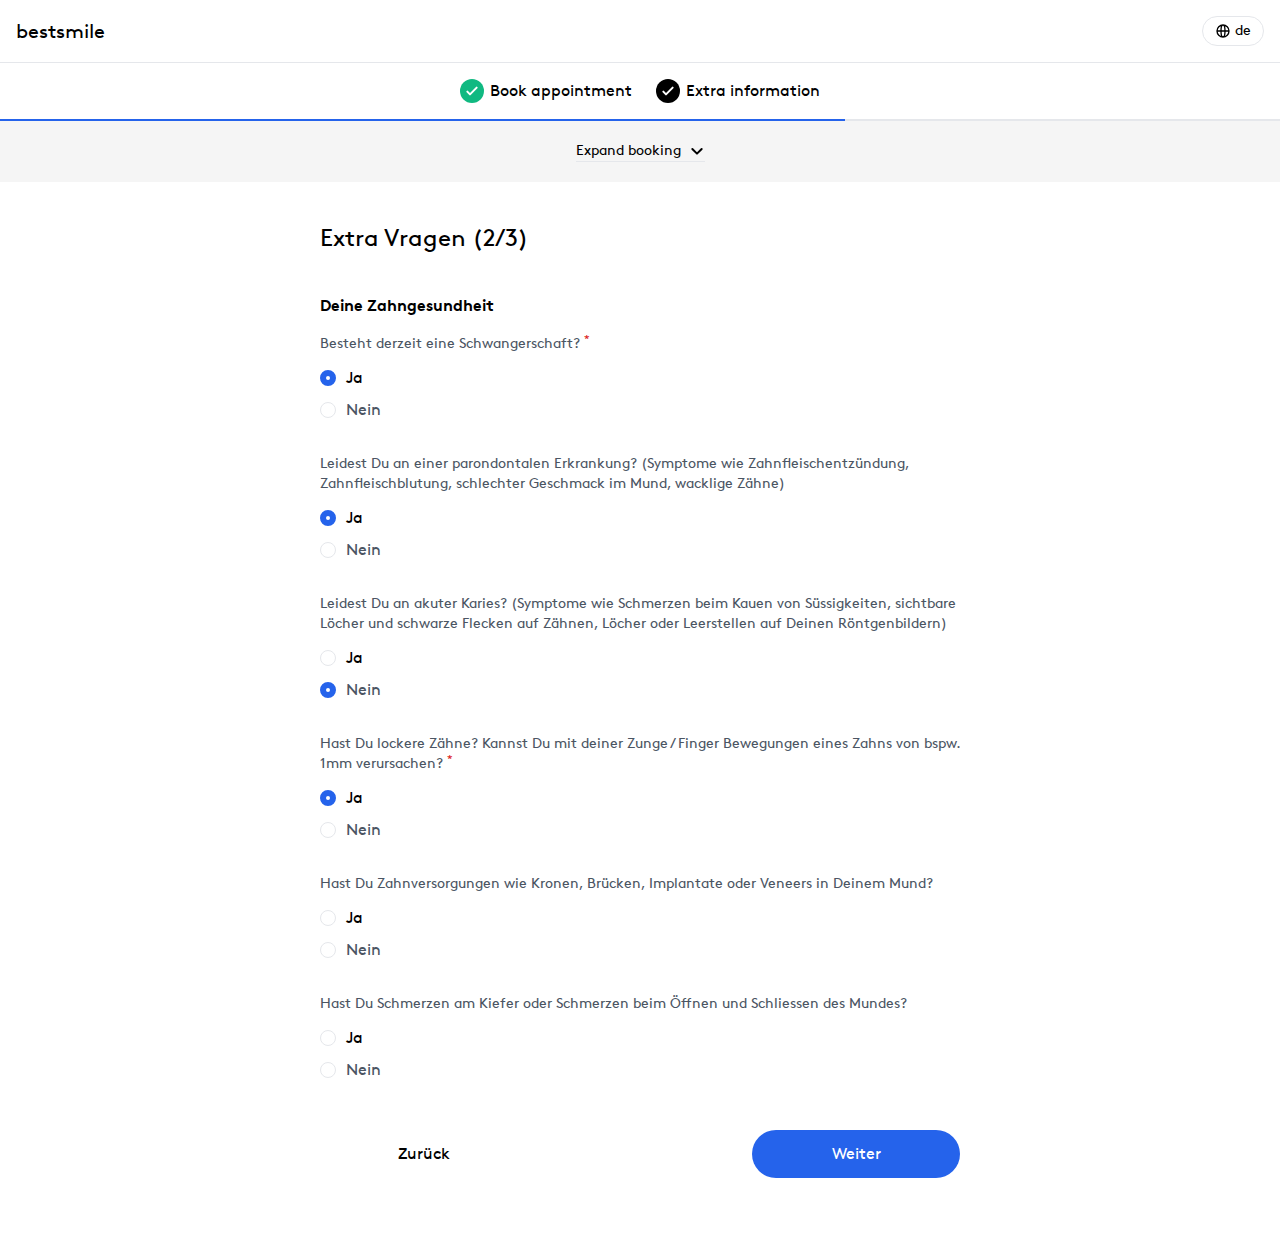
<file: step-2.html>
<!doctype html>
<html lang="bn">
    <!--====================head====================-->
    <head>
        <meta name="description" content="Ludwig Royal Home">
        <meta charset="UTF-8">
        <meta name="viewport" content="width=device-width, initial-scale=1.0">
        <meta name="theme-color" content="#4285f4">
        <meta property="og:image" content="images/logo/LUDWIG_ROYAL_Logo_schwarz.svg">
        <meta property="og:image:type" content="image/jpg">
        <meta property="og:image:width" content="1024">
        <meta property="og:image:height" content="729">

        <link rel="shortcut icon" href="images/logo/LUDWIG_ROYAL_Logo_schwarz.svg" type="image/x-icon">
        <link rel="icon" href="images/logo/LUDWIG_ROYAL_Logo_schwarz.svg" type="image/x-icon">
        <!--------->
        <title>Booking-Form-Step-2 || BestSmile</title>

        <!----Tailwind CSS----->
        <link rel="stylesheet" href="output/tailwind.css">
    </head>
    <!--====================body====================-->
    <body class="min-h-screen">
        <!-- ==========header========== -->
        <header class=" border-b-[2px] relative">
            <!--====1st====-->
            <div class=" flex items-center justify-between p-[16px] sm:border-b">
                <!--========-->
                <div>
                    <!--========-->
                    <a class=" text-xl" href="/">bestsmile</a>
                </div>
                <!--========-->
                <button class=" outline-none text-sm flex items-center rounded-full py-[6px] px-[12px] border leading-none">
                    <!--========-->
                    <svg xmlns="http://www.w3.org/2000/svg" class="h-[16px] w-[16px] mr-[4px]" fill="none" viewBox="0 0 24 24"
                        stroke="currentColor" stroke-width="2">
                        <path stroke-linecap="round" stroke-linejoin="round"
                            d="M21 12a9 9 0 01-9 9m9-9a9 9 0 00-9-9m9 9H3m9 9a9 9 0 01-9-9m9 9c1.657 0 3-4.03 3-9s-1.343-9-3-9m0 18c-1.657 0-3-4.03-3-9s1.343-9 3-9m-9 9a9 9 0 019-9" />
                    </svg>
                    <!--========-->
                    <span>de</span>
                </button>
            </div>
            <!--====2nd====-->
            <div class="sm:flex items-center justify-center gap-[24px] p-[16px] leading-none hidden">
                <!--========-->
                <div class=" flex items-center">
                    <!--========-->
                    <span
                        class="h-[24px] w-[24px] rounded-full flex items-center justify-center bg-emerald-500 text-white mr-[6px]">
                        <!--========-->
                        <svg xmlns="http://www.w3.org/2000/svg" class="h-[16px] w-[16px]" fill="none" viewBox="0 0 24 24"
                            stroke="currentColor" stroke-width="3">
                            <path stroke-linecap="round" stroke-linejoin="round" d="M5 13l4 4L19 7" />
                        </svg>
                    </span>
                    <!--========-->
                    <span>Book appointment</span>
                </div>
                <!--========-->
                <div class=" flex items-center">
                    <!--========-->
                    <span class="h-[24px] w-[24px] rounded-full flex items-center justify-center bg-black text-white mr-[6px]">
                        <!--========-->
                        <svg xmlns="http://www.w3.org/2000/svg" class="h-[16px] w-[16px]" fill="none" viewBox="0 0 24 24"
                            stroke="currentColor" stroke-width="3">
                            <path stroke-linecap="round" stroke-linejoin="round" d="M5 13l4 4L19 7" />
                        </svg>
                    </span>
                    <!--========-->
                    <span>Extra information</span>
                </div>
            </div>
            <!--====bottom border====-->
            <div class=" h-[2px] w-[66%] absolute left-0 top-full bg-blue-600"></div>
        </header>
        <!--====================main====================-->
        <main>
            <!-- ==========section 001========== -->
            <section >
                <!--========-->
                <div class="bg-neutral-100">
                    <!--========-->
                    <div class="max-w-screen-sm mx-auto px-[16px] sm:px-0 pt-[20px]">
                        <!--========-->
                        <div class=" flex flex-col items-center">
                            <!--========-->
                            <button class="text-sm flex items-center text-black border-b mb-[20px]">
                                <!--========-->
                                <p class="mr-[8px]">Expand booking</p>
                                <!--========-->
                                <svg xmlns="http://www.w3.org/2000/svg" class="h-[16px] w-[16px] rotate-180" fill="none" viewBox="0 0 24 24" stroke="currentColor"
                                    stroke-width="3">
                                    <path stroke-linecap="round" stroke-linejoin="round" d="M5 15l7-7 7 7" />
                                </svg>
                            </button>
                            <!--====hidden menu here====-->
                        </div>
                    </div>
                </div>
            </section>
            <!-- ==========section 002========== -->
            <section>
                <!--========-->
                <div class="max-w-screen-sm mx-auto px-[16px] sm:px-0 pb-[64px] pt-[40px]">
                    <!--========-->
                    <div>
                        <!--========-->
                        <h1 class=" text-2xl mb-[32px]">Extra Vragen (2/3)</h1>
                    </div>
                    <!--========-->
                    <form class="mt-[40px]" action="#">
                        <!--====Deine Zahngesundheit====-->
                        <p class="font-bold mb-[16px]">Deine Zahngesundheit</p>
                        <!--========-->
                        <div class="mb-[32px]">
                            <!--========-->
                            <span class="pb-[12px] text-sm text-gray-600 block">Besteht derzeit eine Schwangerschaft? <sup class="text-red-600">*</sup></span>
                            <!--========-->
                            <div class=" flex items-center space-x-[10px] mb-[8px]">
                                <!--========-->
                                <input type="radio" name="radio1" class="h-[16px] w-[16px] cursor-pointer appearance-none outline-none rounded-full border checked:border-[6px] checked:border-blue-600" checked>
                                <p>Ja</p>
                            </div>
                            <!--========-->
                            <div class=" flex items-center space-x-[10px] text-gray-600">
                                <!--========-->
                                <input type="radio" name="radio1" class="h-[16px] w-[16px] cursor-pointer appearance-none outline-none rounded-full border checked:border-[6px] checked:border-blue-600">
                                <!--========-->
                                <p>Nein</p>
                            </div>
                        </div>
                        <!--========-->
                        <div class="mb-[32px]">
                            <!--========-->
                            <span class="pb-[12px] text-sm text-gray-600 block">Leidest Du an einer parondontalen Erkrankung? (Symptome wie Zahnfleischentzündung, Zahnfleischblutung, schlechter
                            Geschmack im Mund, wacklige Zähne)</span>
                            <!--========-->
                            <div class=" flex items-center space-x-[10px] mb-[8px]">
                                <!--========-->
                                <input type="radio" name="radio2" class="h-[16px] w-[16px] cursor-pointer appearance-none outline-none rounded-full border checked:border-[6px] checked:border-blue-600" checked>
                                <p>Ja</p>
                            </div>
                            <!--========-->
                            <div class=" flex items-center space-x-[10px] text-gray-600">
                                <!--========-->
                                <input type="radio" name="radio2" class="h-[16px] w-[16px] cursor-pointer appearance-none outline-none rounded-full border checked:border-[6px] checked:border-blue-600">
                                <!--========-->
                                <p>Nein</p>
                            </div>
                        </div>
                        <!--========-->
                        <div class="mb-[32px]">
                            <!--========-->
                            <span class="pb-[12px] text-sm text-gray-600 block">Leidest Du an akuter Karies? (Symptome wie Schmerzen beim Kauen von Süssigkeiten, sichtbare Löcher und schwarze Flecken
                            auf Zähnen, Löcher oder Leerstellen auf Deinen Röntgenbildern)</span>
                            <!--========-->
                            <div class=" flex items-center space-x-[10px] mb-[8px]">
                                <!--========-->
                                <input type="radio" name="radio3" class="h-[16px] w-[16px] cursor-pointer appearance-none outline-none rounded-full border checked:border-[6px] checked:border-blue-600" >
                                <p>Ja</p>
                            </div>
                            <!--========-->
                            <div class=" flex items-center space-x-[10px] text-gray-600">
                                <!--========-->
                                <input type="radio" name="radio3" class="h-[16px] w-[16px] cursor-pointer appearance-none outline-none rounded-full border checked:border-[6px] checked:border-blue-600" checked>
                                <!--========-->
                                <p>Nein</p>
                            </div>
                        </div>
                        <!--========-->
                        <div class="mb-[32px]">
                            <!--========-->
                            <span class="pb-[12px] text-sm text-gray-600 block">Hast Du lockere Zähne? Kannst Du mit deiner Zunge / Finger Bewegungen eines Zahns von bspw. 1mm verursachen? <sup class="text-red-600">*</sup></span>
                            <!--========-->
                            <div class=" flex items-center space-x-[10px] mb-[8px]">
                                <!--========-->
                                <input type="radio" name="radio4" class="h-[16px] w-[16px] cursor-pointer appearance-none outline-none rounded-full border checked:border-[6px] checked:border-blue-600" checked>
                                <p>Ja</p>
                            </div>
                            <!--========-->
                            <div class=" flex items-center space-x-[10px] text-gray-600">
                                <!--========-->
                                <input type="radio" name="radio4" class="h-[16px] w-[16px] cursor-pointer appearance-none outline-none rounded-full border checked:border-[6px] checked:border-blue-600">
                                <!--========-->
                                <p>Nein</p>
                            </div>
                        </div>
                        <!--========-->
                        <div class="mb-[32px]">
                            <!--========-->
                            <span class="pb-[12px] text-sm text-gray-600 block">Hast Du Zahnversorgungen wie Kronen, Brücken, Implantate oder Veneers in Deinem Mund?</span>
                            <!--========-->
                            <div class=" flex items-center space-x-[10px] mb-[8px]">
                                <!--========-->
                                <input type="radio" name="radio5"
                                    class="h-[16px] w-[16px] cursor-pointer appearance-none outline-none rounded-full border checked:border-[6px] checked:border-blue-600"
                                    >
                                <p>Ja</p>
                            </div>
                            <!--========-->
                            <div class=" flex items-center space-x-[10px] text-gray-600">
                                <!--========-->
                                <input type="radio" name="radio5"
                                    class="h-[16px] w-[16px] cursor-pointer appearance-none outline-none rounded-full border checked:border-[6px] checked:border-blue-600">
                                <!--========-->
                                <p>Nein</p>
                            </div>
                        </div>
                        <!--========-->
                        <div class="mb-[32px]">
                            <!--========-->
                            <span class="pb-[12px] text-sm text-gray-600 block">Hast Du Schmerzen am Kiefer oder Schmerzen beim Öffnen und Schliessen des Mundes?</span>
                            <!--========-->
                            <div class=" flex items-center space-x-[10px] mb-[8px]">
                                <!--========-->
                                <input type="radio" name="radio5"
                                    class="h-[16px] w-[16px] cursor-pointer appearance-none outline-none rounded-full border checked:border-[6px] checked:border-blue-600"
                                    >
                                <p>Ja</p>
                            </div>
                            <!--========-->
                            <div class=" flex items-center space-x-[10px] text-gray-600">
                                <!--========-->
                                <input type="radio" name="radio5"
                                    class="h-[16px] w-[16px] cursor-pointer appearance-none outline-none rounded-full border checked:border-[6px] checked:border-blue-600">
                                <!--========-->
                                <p>Nein</p>
                            </div>
                        </div>
                        <!--====submit button====-->
                        <div class=" flex justify-between items-center gap-[12px] pt-[16px]">
                            <!--====Zurück====-->
                            <button class="outline-none h-[48px] sm:w-[208px] w-full rounded-full hover:bg-blue-600 hover:text-white bg-zinc-100 bg-transparent hover:border-blue-600 border-[2px] border-transparent duration-300">Zurück</button>
                            <!--====Weiter====-->
                            <button class="outline-none h-[48px] sm:w-[208px] w-full rounded-full bg-blue-600 text-white hover:text-black hover:bg-zinc-100  hover:border-blue-600 border-[2px] border-transparent duration-300">Weiter</button>
                        </div>
                    </form>     
                </div>
            </section> 
        </main> 
        <!--====================footer====================-->
        <footer>
            <!--========-->
        </footer>
    </body>
</html>
</file>
